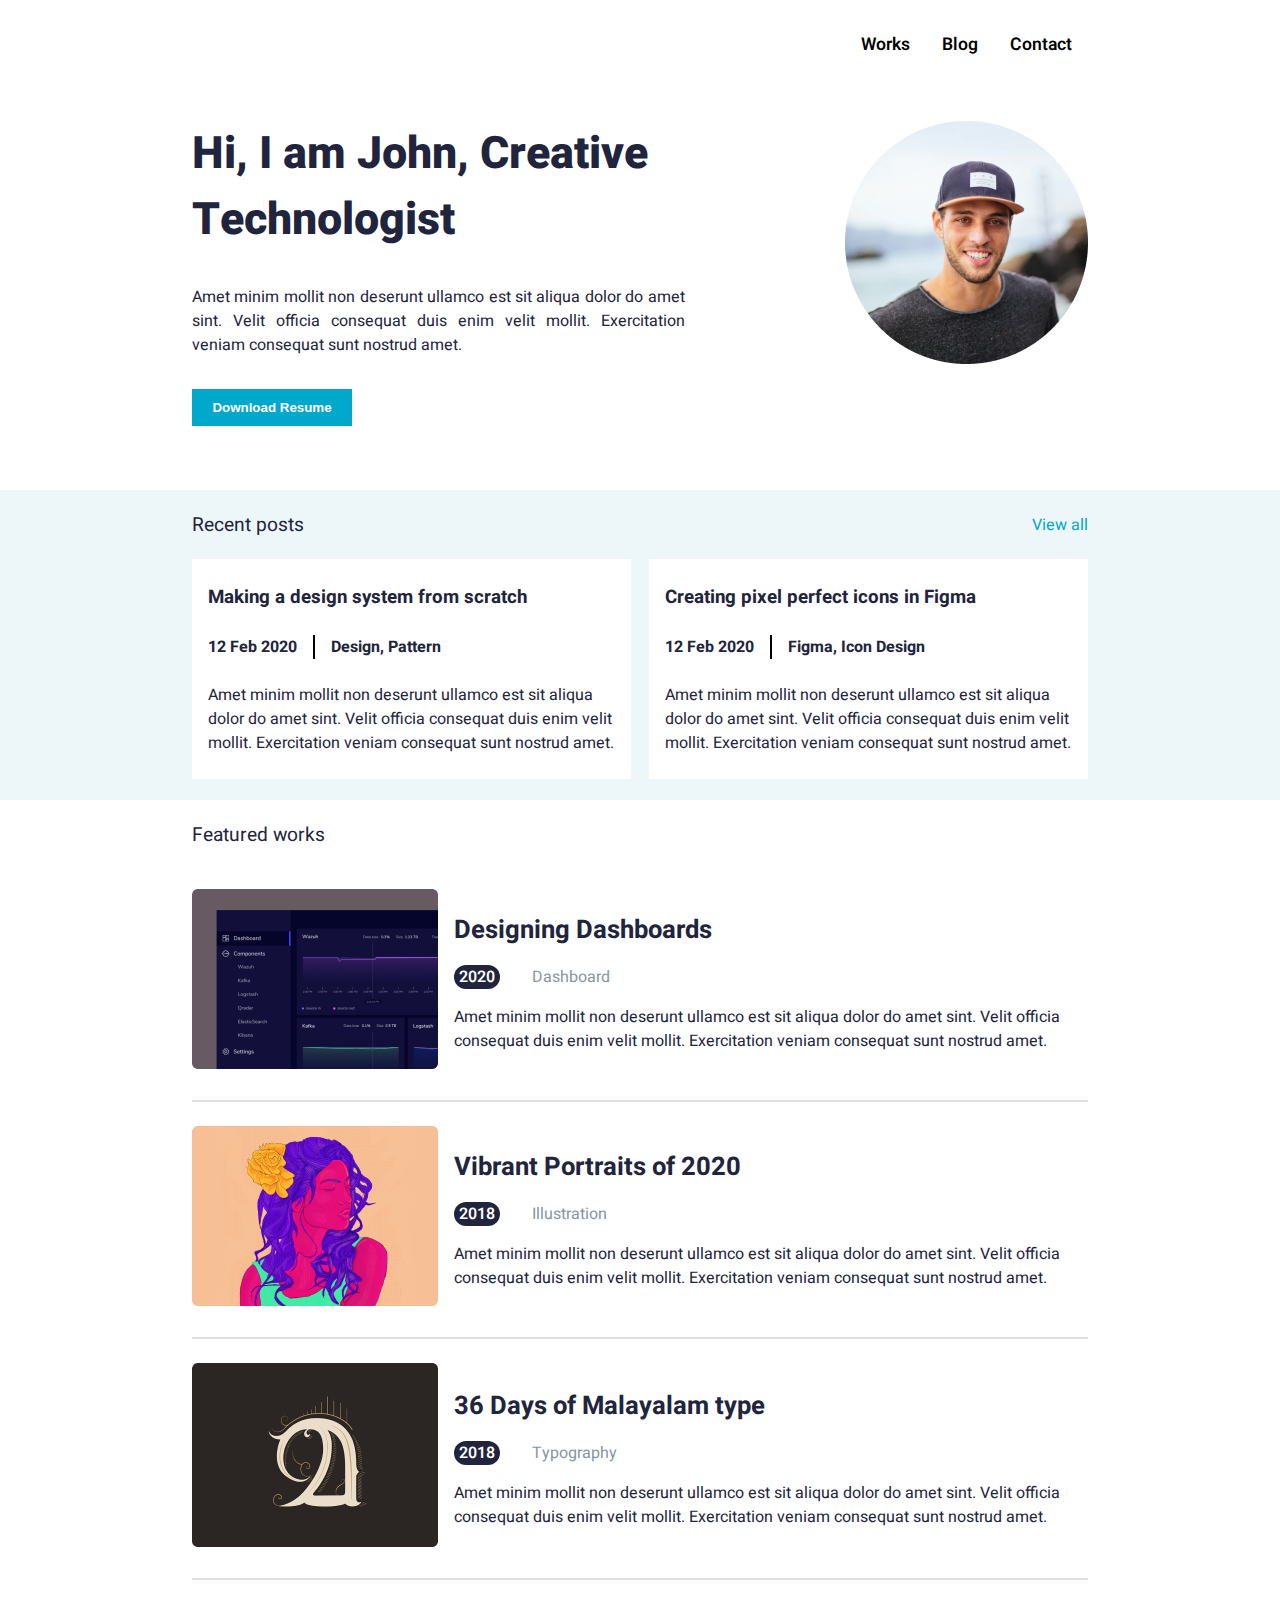
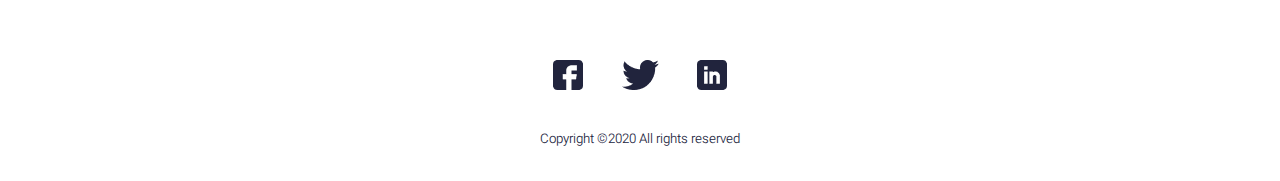
<file: index.html>
<!DOCTYPE html>
<html lang="pt-br">
<head>
  <meta charset="UTF-8">
  <meta name="viewport" content="width=device-width, initial-scale=1.0">
  <link rel='stylesheet' href='css/reset.css'>
  <link rel='stylesheet' href='css/style.css'>
  <title>John</title>
</head>
<body>
  <header class='header'>
    <nav class='header-nav'>
      <a class='menu-mobile' href='##'><img src='images/menu-button.svg'></a>
      <ul>
        <li><a class='header-item' href='#'>Works</a></li>
        <li><a class='header-item' href='#'>Blog</a></li>
        <li><a class='header-item' href='contact.html'>Contact</a></li>
      </ul>
    </nav>
  </header>
  <main>
  <section class='area1'>
    <div class='area1-text'>
      <h1>Hi, I am John, Creative Technologist</h1>
      <p>Amet minim mollit non deserunt ullamco est sit aliqua dolor do amet sint. Velit officia consequat duis enim velit mollit. Exercitation veniam consequat sunt nostrud amet.</p>
      <button class='button'>Download Resume</button>
    </div>
    <figure>
      <img src='images/john.png' alt='John Picture'>
    </figure>
  </section>

  <section class='recent-posts'>
    <div class='posts-header'>
      <h2>Recent posts</h2>
      <a href='#'>View all</a>
    </div>
    <div class='posts-box'>
      <div class='box'>
        <h3>Making a design system from scratch</h3>
        <div class='date-subj'>
          <h4 class='date'>12 Feb 2020</h4>
          <hr>
          <h4 class='date'>Design, Pattern</h4>
        </div>
        <p>Amet minim mollit non deserunt ullamco est sit aliqua dolor do amet sint. Velit officia consequat duis enim velit mollit. Exercitation veniam consequat sunt nostrud amet.</p>
      </div>
      <div class='box'>
        <h3>Creating pixel perfect icons in Figma</h3>
        <div class='date-subj'>
          <h4 class='date'>12 Feb 2020</h4>
          <hr>
          <h4 class='date'>Figma, Icon Design</h4>
        </div>
        <p>Amet minim mollit non deserunt ullamco est sit aliqua dolor do amet sint. Velit officia consequat duis enim velit mollit. Exercitation veniam consequat sunt nostrud amet.</p>
      </div>
    </div>
  </section>
  <section class='featured-works'>
    <h2>Featured works</h2>
    <div class='featured-box'>
      <figure>
        <img src='images/art-1.png' alt='Article 1 Image'>
      </figure>
      <div class='featured-text'>
        <h3>Designing Dashboards</h3>
        <div class='year-subj'>
          <h4 class='year'>2020</h4>
          <h4>Dashboard</h4>
        </div>
        <p>Amet minim mollit non deserunt ullamco est sit aliqua dolor do amet sint. Velit officia consequat duis enim velit mollit. Exercitation veniam consequat sunt nostrud amet.</p>
      </div>
    </div>
    <hr>
    <div class='featured-box'>
      <figure>
        <img src='images/art-2.png' alt='Article 2 Image'>
      </figure>
      <div class='featured-text'>
        <h3>Vibrant Portraits of 2020</h3>
        <div class='year-subj'>
          <h4 class='year'>2018</h4>
          <h4>Illustration</h4>
        </div>
        <p>Amet minim mollit non deserunt ullamco est sit aliqua dolor do amet sint. Velit officia consequat duis enim velit mollit. Exercitation veniam consequat sunt nostrud amet.</p>
      </div>
    </div>
    <hr>
    <div class='featured-box'>
      <figure>
        <img src='images/art-3.png' alt='Article 3 Image'>
      </figure>
      <div class='featured-text'>
        <h3>36 Days of Malayalam type</h3>
        <div class='year-subj'>
          <h4 class='year'>2018</h4>
          <h4>Typography</h4>
        </div>
        <p>Amet minim mollit non deserunt ullamco est sit aliqua dolor do amet sint. Velit officia consequat duis enim velit mollit. Exercitation veniam consequat sunt nostrud amet.</p>
      </div>
    </div>
    <hr>
  </section>
  </main>
  <footer class='footer'>
    <nav class='footer-nav'>
      <a href='#'><img class='social' src="images/fb.png"></a>
      <a href='#'><img class='social' src="images/twitter.png"></a>
      <a href='#'><img class='social' src="images/lkdn.png"></a>
    </nav>
    <h5>Copyright &copy2020 All rights reserved </h5>
  </footer>
</body>
</html>
</file>
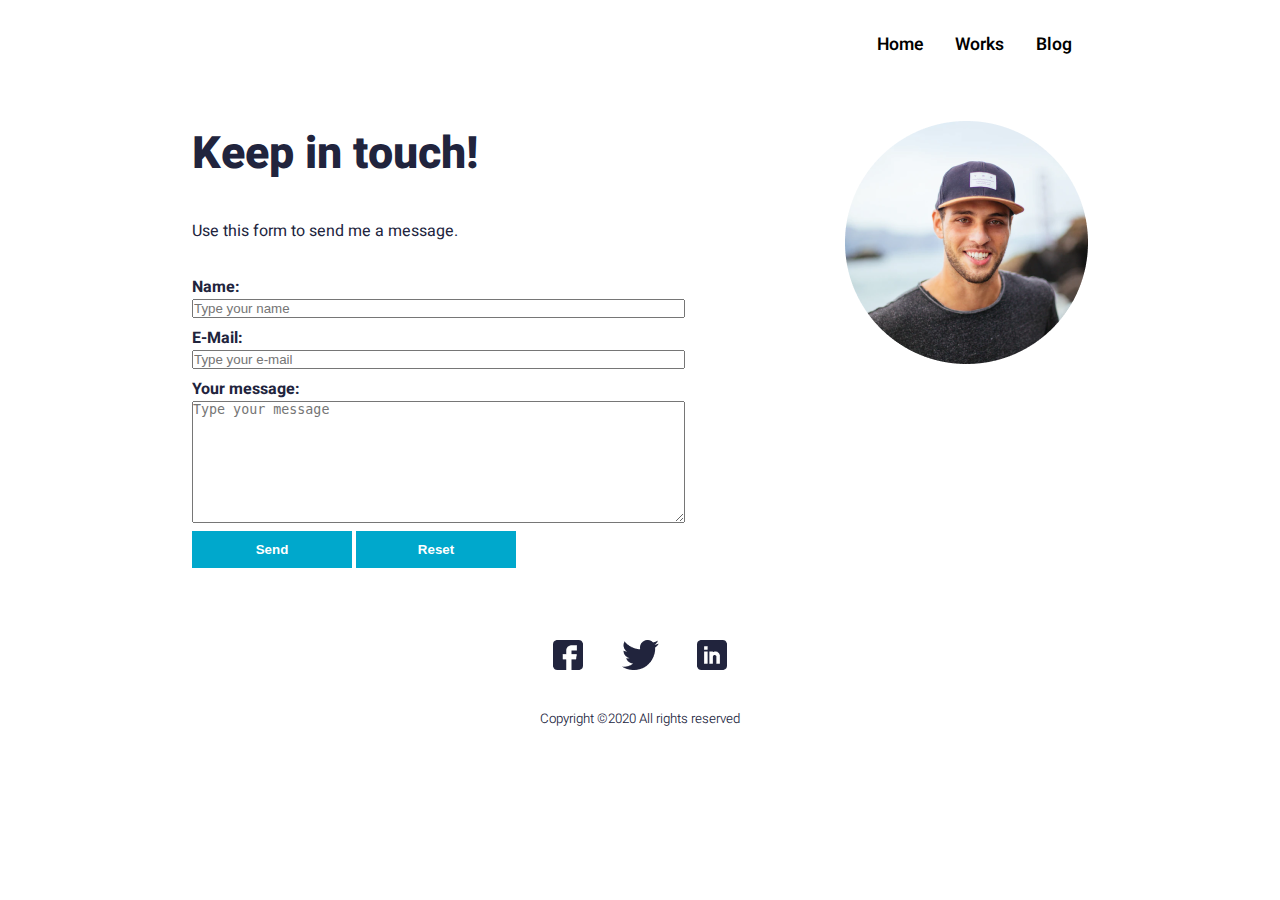
<file: contact.html>
<!DOCTYPE html>
<html lang="pt-br">
<head>
  <meta charset="UTF-8">
  <meta name="viewport" content="width=device-width, initial-scale=1.0">
  <link rel='stylesheet' href='css/reset.css'>
  <link rel='stylesheet' href='css/style.css'>
  <title>John</title>
</head>
<body>
  <header class='header'>
    <nav class='header-nav'>
      <a class='menu-mobile' href='#'><img src='images/menu-button.svg'></a>
      <ul>
        <li><a class='header-item' href='index.html'>Home</a></li>
        <li><a class='header-item' href='#'>Works</a></li>
        <li><a class='header-item' href='#'>Blog</a></li>
      </ul>
    </nav>
  </header>
  <main>
  <section class='area1'>
    <div class='area1-text'>
      <h1>Keep in touch!</h1>
      <p>Use this form to send me a message.</p>
      <form class='form'>
        <label for="name">Name:</label>
        <input type="text" name="name" placeholder="Type your name"  required>
        <label for="email">E-Mail:</label>
        <input type="email" name="email" placeholder="Type your e-mail" required>
        <label for="message">Your message:</label>
        <textarea name='message' cols=60 rows=8 placeholder="Type your message" required></textarea>
        <div class='buttons'>
          <input type="submit" class='button' value='Send'>
          <input type="reset" class='button' value="Reset">
       </div>
      </form>
    </div>
    <figure>
      <img src='images/john.png' alt='John Picture'>
    </figure>
  </section>
  </main>
  <footer class='footer'>
    <nav class='footer-nav'>
      <a href='#'><img class='social' src="images/fb.png"></a>
      <a href='#'><img class='social' src="images/twitter.png"></a>
      <a href='#'><img class='social' src="images/lkdn.png"></a>
    </nav>
    <h5>Copyright &copy2020 All rights reserved </h5>
  </footer>
</body>
</html>
</file>
<file: css/style.css>
.header .header-nav .menu-mobile{
  display:none;
}

.header .header-nav ul{
  display:flex;
  flex-direction: row;
  justify-content: flex-end;
  list-style: none;
  font-weight: 600;
  margin: 2rem auto;
  width: 70%;
}

.header .header-nav .header-item{
  margin: 0 1rem;
  text-decoration: none;
  color:black;
  font-size: 1.1rem;
}

.area1 {
  width: 70% ;
  display:flex;
  flex-direction: row;
  justify-content: space-between;
  margin: 4rem auto 4rem auto;
}

.area1 .area1-text{
  width:55%;
}

.area1 .area1-text h1{
  font-size:2.8rem;
  font-weight: 800;
}

.area1 .area1-text p{
  text-align: justify;
  margin:2rem 0;
}

.area1 .area1-text .button{
  background-color:#00A8CC;
  color:white;
  border:0;
  height: 2.3rem;
  width: 10rem;
  font-weight: 600;
  cursor: pointer;
}

.area1 .area1-text .form{

  display:flex;
  flex-direction: column;
  justify-content: space-between;

}

.area1 .area1-text .form label{

  font-weight: 700;
 
 }

.area1 .area1-text .form input, textarea{

 margin:0 0 0.5rem 0;

}

.recent-posts{
  background-color: #EDF7FA;
}

.recent-posts .posts-header{
 width: 70%;
 display:flex;
 flex-direction: row;
 justify-content: space-between;
 align-items: center;
 margin:0 auto;
 padding-top: 1.3rem;
}
 
.recent-posts .posts-header h2{
  font-size: 1.2rem;
  font-weight: 400;
 }

 .recent-posts .posts-header a{
 text-decoration: none;
 color: #00A8CC;
}

.recent-posts .posts-box{
  width: 70%;
  display: flex;
  flex-direction: row;
  justify-content: space-between;
  margin:0 auto;
  padding:1.3rem 0;

}

.recent-posts .posts-box .box{
  background-color: white;
  width: 49%;
  padding:1.5rem 1rem;
  
}

.recent-posts .posts-box .box .date-subj{
  display:flex;
  flex-direction: row;
  justify-content: flex-start;
  margin: 1.5rem 0;
  font-weight: 200;
}

.recent-posts .posts-box .box .date-subj hr{
  border: 0.005rem solid #000000;
}

.recent-posts .posts-box .box .date-subj .date{
  margin: 0 1rem;
}
.recent-posts .posts-box .box .date-subj .date:first-of-type{
  margin: 0 1rem 0 0;
}

.featured-works {
  width: 70%;
  margin:1.3rem auto 5rem auto;
}

.featured-works hr{
  border: 0.005rem solid #E0E0E0;
}

.featured-works h2{
  font-size: 1.2rem;
  font-weight: 400;
  margin-bottom: 1rem;
 }

 .featured-works .featured-box{
   display: flex;
   flex-direction: row;
   justify-content: space-between;
   align-items: center;
   padding: 1.5rem 0;

 }

 .featured-works .featured-box .featured-text{
   display: flex;
   flex-direction: column;
   margin-left: 1rem;
}

 .featured-works .featured-box .featured-text h3{
  font-size: 1.6rem;

}

 .featured-works .featured-box .featured-text .year-subj{
  display: flex;
  flex-direction: row;
  margin: 1rem 0;

}

.featured-works .featured-box .featured-text .year-subj .year{
  color:white;
  background-color: #21243D;
  border-radius: 1rem;
  font-weight: 600;
  padding:0 0.3rem;
  margin-right: 2rem;
}

.featured-works .featured-box .featured-text .year-subj h4{
  color:#8695A4;
  font-weight: 400;
}

.footer{
  display: flex;
  flex-direction: column;
  align-items: center;
  margin:0 auto;
  width: 70%;
}

.footer h5{
  font-weight: 300;
  margin:2rem 0;
}

.footer .footer-nav{
  display:flex;
  flex-direction: row;
 
}

.footer .footer-nav .social{
margin: 0 1.2rem;
}

@media (max-width: 768px) {

  .header .header-nav{
    display:flex;
    flex-direction: row;
    justify-content: flex-end;
    align-items: center;
    width:90%;
    margin: 1rem auto;

  }

  .header .header-nav ul{
    display:none
  }

  .header .header-nav .menu-mobile{
    display: flex;
    width: 5%;
    
  }

  .header .header-nav .menu-mobile img{
  width:100%;
  margin:0 0 0 auto;
  }

   .area1{
    display:flex;
    flex-direction: column-reverse;
    align-items: center;
    width: 100%;
    text-align: center;
    margin:2rem 0;
  
  }

  .area1 .area1-text h1{
    font-size:2rem;
    font-weight: 800;
  }
  
  .area1 img{
    width:80%;
  }

    .recent-posts .posts-box{
    display:flex;
    flex-direction: column;
    justify-content: space-between;
    align-items: center;
    text-align: justify;
    padding:1rem 0;

    }
    .recent-posts .posts-box .box:first-of-type{
      margin-bottom: 1rem;
      }

    .recent-posts .posts-header {
      display: flex;
      justify-content: center;
      }

    .recent-posts .posts-header a{
      display: none;
      }

      .recent-posts .posts-box{
        width:80%;
        margin: 0 auto;
      }


      .recent-posts .posts-box .box{
        background-color: white;
        width: 100%;
        height: 40%;
        padding:1.5rem 1rem;
        
      }

      .recent-posts .posts-box .box .date-subj .date{
        margin: 0 0.5rem;
        font-weight: 200;
      }

      .recent-posts .posts-box .box .date-subj .date:first-of-type{
        margin:  0 0.5rem;
        font-weight: 200;
      }

      
      .featured-works {
        width: 80%;
      }

      .featured-works .featured-box{
        display:flex;
        flex-direction: column;
        align-items: center;
        text-align: justify;
      }

      .featured-works h2{
        text-align: center;
      }

      .featured-works .featured-text{
        width: 100%;
      }

      

}
</file>
